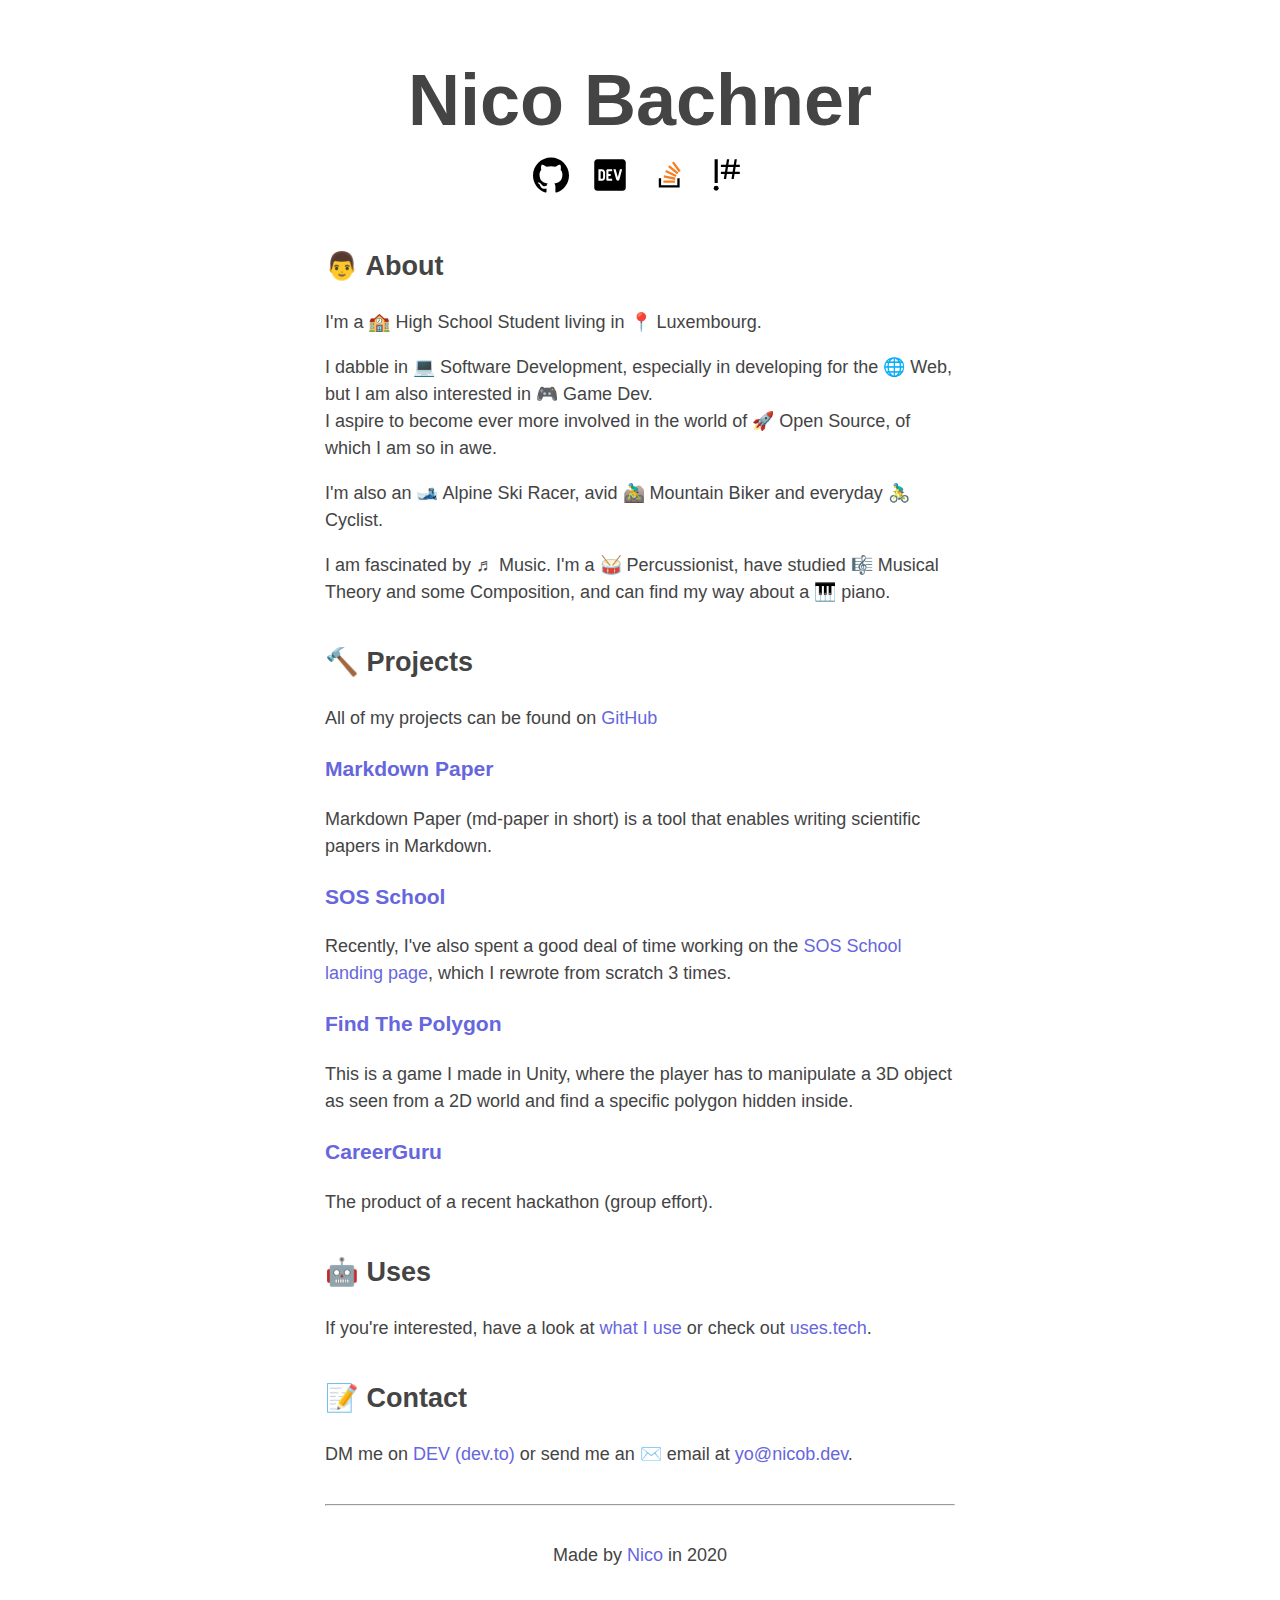
<file: index.html>
<!DOCTYPE html>
<html lang="en">
    <head>
        <meta charset="UTF-8">
        <meta name="viewport" content="width=device-width, initial-scale=1.0">

        <meta name="description" content="🏫 High School Student, 💻 Developer and 🚀 Open Source enthusiast living in 📍 Luxembourg.">
        <meta name="keywords" content="nico bachner, nico, bachner, student, dev, web, game, nico-bachner, developer, open source, open sourcerer, open source enthusiast">
        <meta name="author" content="Nico Bachner">

        <link rel="canonical" href="https://nicob.dev">
        <link rel="icon" href="images/logo/logo.svg">

        <style>
            @media (prefers-color-scheme: light) {
                html {
                    color: #444444;
                    background-color: #ffffff;
                }
            }
            @media (prefers-color-scheme: dark) {
                html {
                    color: #bbbbbb;
                    background-color: #000000;
                }
                img {
                    filter: invert(100%);
                }
            }

            html {
                font-family: -apple-system, Roboto, 'Open Sans', sans-serif;
                font-size: large;
                line-height: 1.5;
            }
            body {
                max-width: 38em;
                margin: auto;
                margin-top: 5vw;
                margin-bottom: 2rem;
            }
            main {
                margin: 1.5em;
            }
            a {
                text-decoration: none;
                color: #6666dd;
            }
            h1 {
                text-align: center;
                line-height: 1;
                font-size: 4rem;
            }

            .external-links {
                width: -moz-fit-content;
                width: fit-content;
                margin: -2rem auto 0;
            }
            .external-links img {
                width: 2rem;
                height: 2rem;
                margin: .5rem;
            }
            section, footer {
                margin: 2rem 0;
            }
            footer {
                text-align: center;
            }
        </style>

        <title>Nico Bachner</title>
    </head>
    <body>
        <main>
        <header>
            <h1>Nico Bachner</h1>
            <nav class="external-links">
                <a target="_blank" rel=”noreferrer” href="https://github.com/nico-bachner">
                    <img src="images/github.svg" alt="Nico Bachner's Github profile" />
                </a>
                <a target="_blank" rel=”noreferrer” href="https://dev.to/nicob">
                    <img src="images/dev.svg" alt="Nico Bachner's DEV Profile" />
                </a>
                <a target="_blank" rel=”noreferrer” href="https://stackoverflow.com/users/story/13506524">
                    <img src="images/stackoverflow.svg" alt="Nico Bachner's Stack Overflow profile" />
                </a>
                <a target="_blank" rel=”noreferrer” href="https://code.golf/golfers/nico-bachner">
                    <img src="images/codegolf.svg" alt="Nico Bachner's Code Golf profile" />
                </a>
            </nav>
        </header>
            <section id="about">
                <h2>👨 About</h2>
                <p>
                    I'm a 🏫 High School Student living in 📍 Luxembourg.
                </p>
                <p>
                    I dabble in 💻 Software Development, especially in developing for the 🌐 Web, but I am also interested in 🎮 Game Dev. 
                    <br>
                    I aspire to become ever more involved in the world of 🚀 Open Source, of which I am so in awe. 
                </p>
                <p>
                    I'm also an 🎿 Alpine Ski Racer, avid 🚵‍♂️ Mountain Biker and everyday 🚴‍♂️ Cyclist.
                </p>
                <p>
                    I am fascinated by ♬ Music. I'm a 🥁 Percussionist, have studied 🎼 Musical Theory and some Composition, and can find my way about a 🎹 piano.
                </p>
            </section>
            <section id="projects">
                <h2>🔨 Projects</h2>
                <p>
                    All of my projects can be found on <a target="_blank" rel=”noreferrer” href="https://github.com/nico-bachner">GitHub</a>
                </p>
                <h3>
                    <a target="_blank" rel=”noreferrer” href="https://github.com/nico-bachner/md-paper">Markdown Paper</a>
                </h3>
                <p>
                    Markdown Paper (md-paper in short) is a tool that enables writing scientific papers in Markdown. 
                </p>
                <h3>
                    <a target="_blank" rel=”noreferrer” href="https://github.com/sos-school/website">SOS School</a>
                </h3>
                <p>
                    Recently, I've also spent a good deal of time working on the <a target="_blank" rel=”noreferrer” href="https://www.sos-school.org/en">SOS School landing page</a>, which I rewrote from scratch 3 times.
                </p>
                <h3>
                    <a target="_blank" rel=”noreferrer” href="https://github.com/nico-bachner/find-the-polygon">Find The Polygon</a>
                </h3>
                <p>
                    This is a game I made in Unity, where the player has to manipulate a 3D object as seen from a 2D world and find a specific polygon hidden inside.
                </p>
                <h3>
                    <a target="_blank" rel=”noreferrer” href="https://github.com/nico-bachner/CareerGuru">CareerGuru</a>
                </h3>
                <p>
                    The product of a recent hackathon (group effort).
                </p>
            </section>
            <section id="uses">
                <h2>🤖 Uses</h2>
                <p>
                    If you're interested, have a look at <a href="/uses">what I use</a> or check out <a target="_blank" rel=”noreferrer” href="https://uses.tech">uses.tech</a>.
                </p>
            </section>
            <section id="mail">
                <h2>📝 Contact</h2>
                <p>
                    DM me on <a href="dev.to/nicob">DEV (dev.to)</a> or send me an ✉️ email at <a href="mailto:yo@nicob.dev" target="_blank" rel="noopener noreferrer">yo@nicob.dev</a>.
                </p>
            </section>
        <hr>
        <footer>
            <p>Made by <a href="https://nicob.dev">Nico</a> in 2020</p>
        </footer>
        </main>
    </body>
</html>
</file>
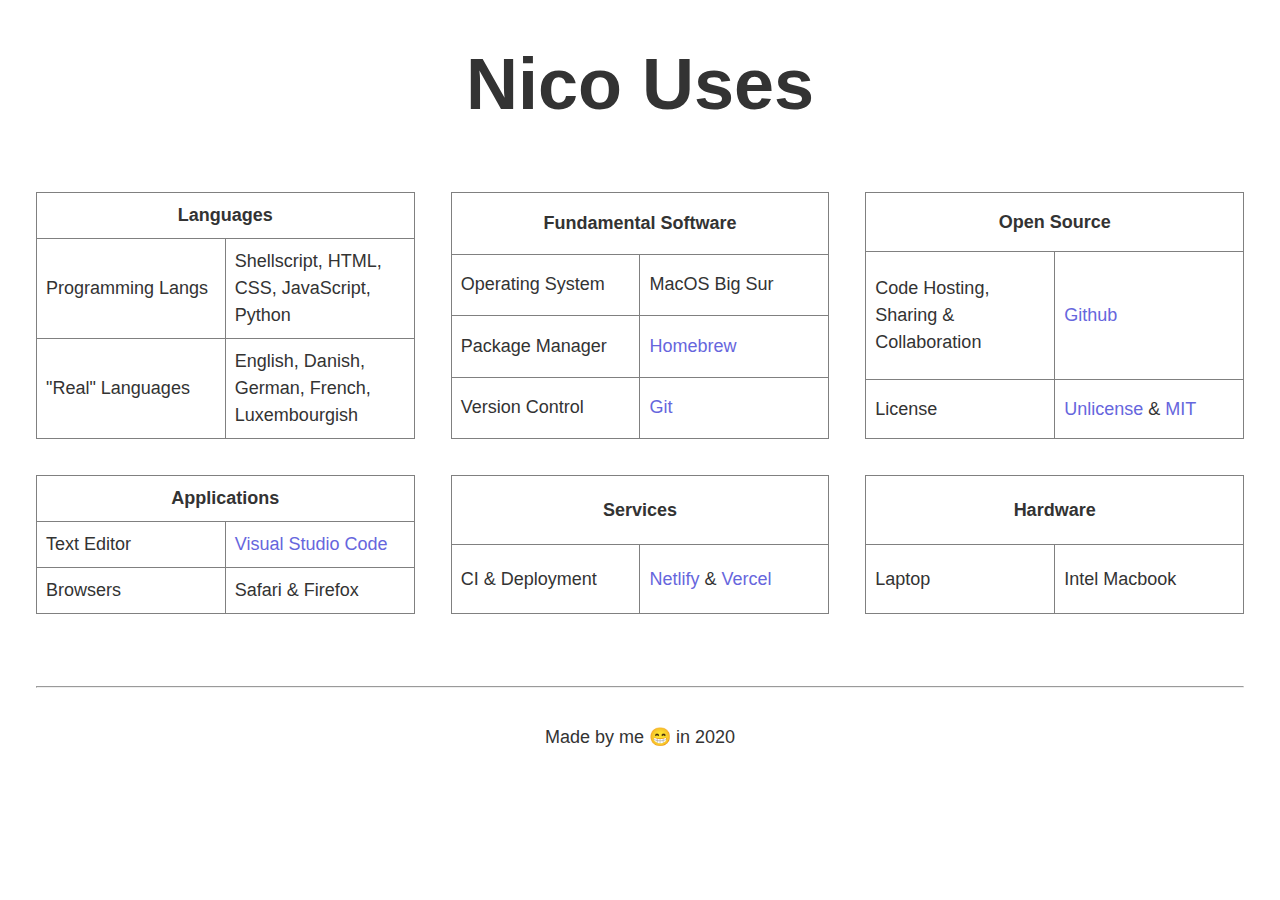
<file: uses/index.html>
<!DOCTYPE html>
<html lang="en">
    <head>
        <meta charset="UTF-8">

        <meta name="description" content="💻 Developer, 🚀 Open Source enthousiast, and 🏫 High School Student living in 📍 Luxembourg.">
        <meta name="keywords" content="nico, bachner, student, web, game, dev, nico-bachner, developer, open source, open sourcerer">
        <meta name="author" content="Nico Bachner">
        <meta name="viewport" content="width=device-width, initial-scale=1.0">

        <link rel="manifest" href="manifest.json" />
        <link rel="icon" type="image/png" href="images/logo/favicon.png">
        <link rel="canonical" href="https://nicob.dev" />

        <title>Nico Bachner</title>

        <link rel="stylesheet" href="../styles/darkmode.css">
        <link rel="stylesheet" href="../styles/global.css">

        <style>
            a {
                color: var(--highlight);
            }
            h1 {
                line-height: 1;
                text-align: center;
                font-size: 4rem;
            }
            section {
                display: grid;
                grid-template-columns: repeat(auto-fill, minmax(16rem, 1fr));
                grid-gap: 2rem;
            }
            table {
                border-collapse: collapse;
                width: 100%;
            }
            td, th {
                padding: .5rem;
                border: 1px solid #808080;
                width: 50%;
            }
        </style>
    </head>
    <body>
        <header>
            <h1>Nico Uses</h1>
        </header>
        <main>
            <section>
                <table>
                    <tr>
                        <th colspan="2">Languages</th>
                    </tr>
                    <tr>
                        <td>Programming Langs</td> 
                        <td>Shellscript, HTML, CSS, JavaScript, Python</td>
                    </tr>
                    <tr>
                        <td>"Real" Languages</td>
                        <td>English, Danish, German, French, Luxembourgish</td>
                    </tr>
                </table>
                <table>
                    <tr>
                        <th colspan="2">Fundamental Software</th>
                    </tr>
                    <tr>
                        <td>Operating System</td>
                        <td>MacOS Big Sur</td>
                    </tr>
                    <tr>
                        <td>Package Manager</td>
                        <td><a target="_blank" rel=”noreferrer” href="https://brew.sh">Homebrew</a></td>
                    </tr>
                    <tr>
                        <td>Version Control</td>
                        <td><a target="_blank" rel=”noreferrer” href="https://git-scm.com/">Git</a></td>
                    </tr>
                </table>
                <table>
                    <tr>
                        <th colspan="2">Open Source</th>
                    </tr>
                    <tr>
                        <td>Code Hosting, Sharing & Collaboration</td> 
                        <td><a target="_blank" rel=”noreferrer” href="https://github.com">Github</a></td>
                    </tr>
                    <tr>
                        <td>License</td> 
                        <td>
                            <a target="_blank" rel=”noreferrer” href="https://unlicense.org">Unlicense</a>
                            &
                            <a target="_blank" rel=”noreferrer” href="https://opensource.org/licenses/MIT">MIT</a>
                        </td>
                    </tr>
                </table>
                <table>
                    <tr>
                        <th colspan="2">Applications</th>
                    </tr>
                    <tr>
                        <td>Text Editor</td>
                        <td><a target="_blank" rel=”noreferrer” href="https://code.visualstudio.com">Visual Studio Code</a></td>
                    </tr>
                    <tr>
                        <td>Browsers</td> 
                        <td>Safari & Firefox</td>
                    </tr>
                </table>
                <table>
                    <tr>
                        <th colspan="2">Services</th>
                    </tr>
                    <tr>
                        <td>CI & Deployment</td>
                        <td>
                            <a href="https://netlify.com" target="_blank" rel="noreferrer">Netlify</a>
                            &
                            <a target="_blank" rel=”noreferrer” href="https://vercel.com">Vercel</a>
                        </td>
                    </tr>
                </table>
                <table>
                    <tr>
                        <th colspan="2">Hardware</th>
                    </tr>
                    <tr>
                        <td>Laptop</td>
                        <td>Intel Macbook</td>
                    </tr> 
                </table>
            </section>
            <hr />
            <footer>
                <p>Made by me 😁 in 2020</p>
            </footer>
        </main>
    </body>
</html>
</file>
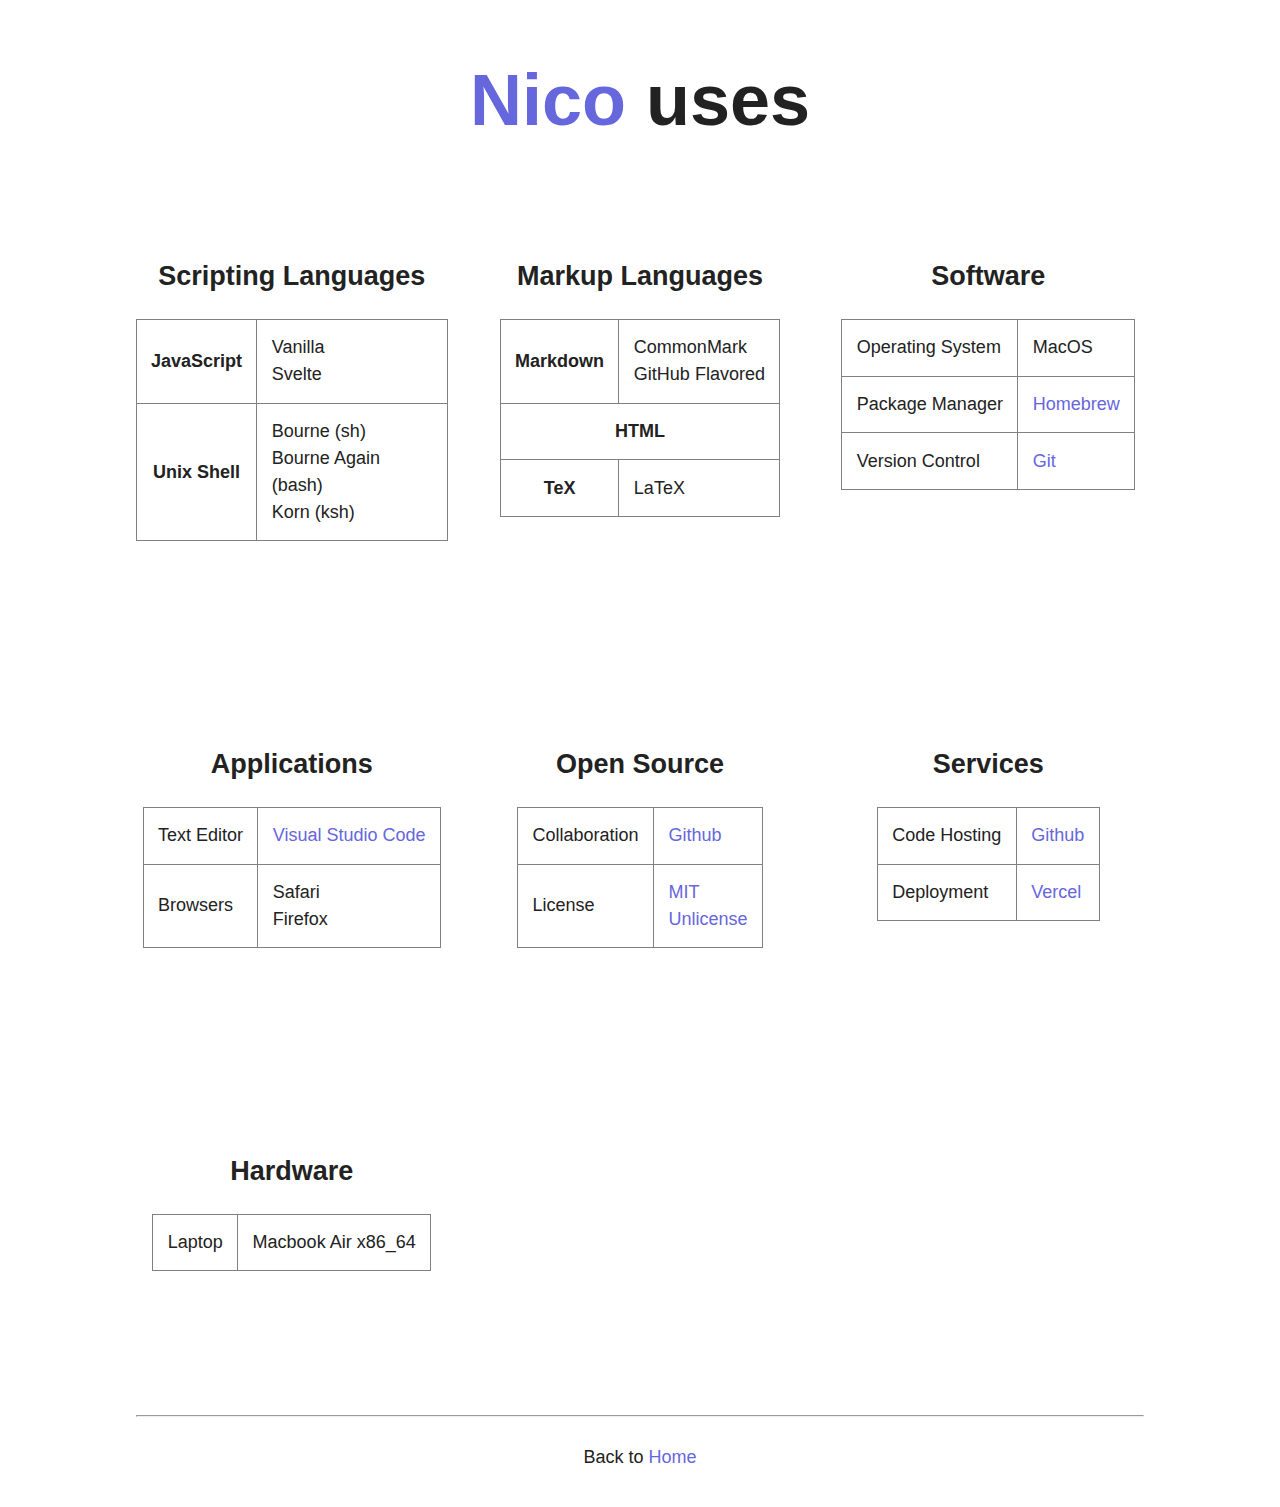
<file: uses.html>
<!DOCTYPE html>
<html lang="en">
    <head>
        <meta charset="UTF-8">

        <meta name="description" content="💻 Developer, 🚀 Open Source enthousiast, and 🏫 High School Student living in 📍 Luxembourg.">
        <meta name="keywords" content="nico, bachner, student, web, game, dev, nico-bachner, developer, open source, open sourcerer">
        <meta name="author" content="Nico Bachner">
        <meta name="viewport" content="width=device-width, initial-scale=1.0">

        <link rel="manifest" href="manifest.json" />
        <link rel="icon" type="image/png" href="images/logo/favicon.png">
        <link rel="canonical" href="https://nicob.dev" />

        <title>Nico Bachner</title>

        <link rel="stylesheet" type="text/css" href="../styles/global.css">

        <style>
            @media (prefers-color-scheme: light) {
                html {
                    color: #222222;
                    background-color: #ffffff;
                }
            }
            @media (prefers-color-scheme: dark) {
                html {
                    color: #dddddd;
                    background-color: #000000;
                }
            }
            html {
                font-family: -apple-system, Roboto, 'Open Sans', sans-serif;
                font-size: large;
                line-height: 1.7;
            }
            body {
                margin: calc(12vw - 1rem);
                margin-top: 5vw;
                margin-bottom: 2rem;
            }
            main {
                display: grid;
                grid-template-columns: repeat(auto-fill, minmax(15rem, 1fr));
                grid-gap: 2rem;
                margin: 0 0 4rem;
            }
            a {
                text-decoration: none;
                color: #6666dd;
            }
            h1, h2 {
                text-align: center;
            }
            h1 {
                line-height: 1;
                font-size: 4rem;
                margin: 3rem 2rem 2vw;
            }
            table {
                border-collapse: collapse;
                margin: auto;
            }
            th, td {
                padding: .8rem;
                border: 1px solid #808080;
            }
            th {
                font-weight: 600;
            }
            footer {
                text-align: center;
                margin: 1.5rem;
            }
        </style>
    </head>
    <body>
        <header>
            <h1><a href="https://nicob.dev">Nico</a> uses</h1>
        </header>
        <main>
            <section id="program-langs">
                <h2>Scripting Languages</h2>
                <table>
                    <tr>
                        <th>JavaScript</th> 
                        <td>Vanilla <br> Svelte</td>
                    </tr>
                    <tr>
                        <th>Unix Shell</th> 
                        <td>Bourne (sh) <br> Bourne Again (bash) <br> Korn (ksh)</td>
                    </tr>
                </table>
            </section>
            <section id="markup-langs">
                <h2>Markup Languages</h2>
                <table>
                    <tr>
                        <th>Markdown</th> 
                        <td>
                            CommonMark
                            <br>
                            GitHub Flavored
                        </td>
                    </tr>
                    <tr>
                        <th colspan="2">HTML</th> 
                    </tr>
                    <tr>
                        <th>TeX</th>
                        <td>
                            LaTeX
                        </td>
                    </tr>
                </table>
            </section>
            <section id="software">
                <h2>Software</h2>
                <table>
                    <tr>
                        <td>Operating System</td>
                        <td>MacOS</td>
                    </tr>
                    <tr>
                        <td>Package Manager</td>
                        <td><a target="_blank" rel=”noreferrer” href="https://brew.sh">Homebrew</a></td>
                    </tr>
                    <tr>
                        <td>Version Control</td>
                        <td><a target="_blank" rel=”noreferrer” href="https://git-scm.com/">Git</a></td>
                    </tr>
                </table>
            </section>
            <section id="apps">
                <h2>Applications</h2>
                <table>
                    <tr>
                        <td>Text Editor</td>
                        <td><a target="_blank" rel=”noreferrer” href="https://code.visualstudio.com">Visual Studio Code</a></td>
                    </tr>
                    <tr>
                        <td>Browsers</td> 
                        <td>
                            Safari
                            <br>
                            Firefox
                        </td>
                    </tr>
                </table>
            </section>
            <section id="os">
                <h2>Open Source</h2>
                <table>
                    <tr>
                        <td>Collaboration</td> 
                        <td><a target="_blank" rel=”noreferrer” href="https://github.com">Github</a></td>
                    </tr>
                    <tr>
                        <td>License</td> 
                        <td>
                            <a target="_blank" rel=”noreferrer” href="https://opensource.org/licenses/MIT">MIT</a>
                            <br>
                            <a target="_blank" rel=”noreferrer” href="https://unlicense.org">Unlicense</a>
                        </td>
                    </tr>
                </table>
            </section>
            <section id="services">
                <h2>Services</h2>
                <table>
                    <tr>
                        <td>Code Hosting</td> 
                        <td>
                            <a target="_blank" rel=”noreferrer” href="https://github.com">Github</a>
                        </td>
                    </tr>
                    <tr>
                        <td>Deployment</td>
                        <td>
                            <a target="_blank" rel=”noreferrer” href="https://vercel.com">Vercel</a>
                        </td>
                    </tr>
                </table>
            </section>
            <section id="hardware">
                <h2>Hardware</h2>
                <table>
                    <tr>
                        <td>Laptop</td>
                        <td>Macbook Air x86_64</td>
                    </tr> 
                </table>
            </section>
        </main>
        <hr>
        <footer>
            Back to <a href="https://nicob.dev">Home</a>
        </footer>
    </body>
</html>
</file>
<file: styles/darkmode.css>
@media (prefers-color-scheme: light) {
    html {
        --content: #333333;
        --theme: #ffffff;
        --highlight: #6666dd;
    }
}
@media (prefers-color-scheme: dark) {
    html {
        --content: white;
        --theme: #000000;
        --highlight: #dd6666;
    }
    img{
        filter: invert(100%);
    }
}
</file>
<file: styles/global.css>
html {
    font-family: -apple-system, BlinkMacSystemFont, Roboto, Oxygen, Ubuntu, Cantarell, 'Open Sans', 'Helvetica Neue', sans-serif;
    color: var(--content);
    background-color: var(--theme);
    font-size: large;
}
body {
    margin: 2rem;
}
section, footer {
    line-height: 1.5;
}
section {
    margin: 4rem 0;
}
footer {
    text-align: center;
    margin: 2rem;
}

a {
    text-decoration: none;
    color: var(--highlight);
}
</file>
